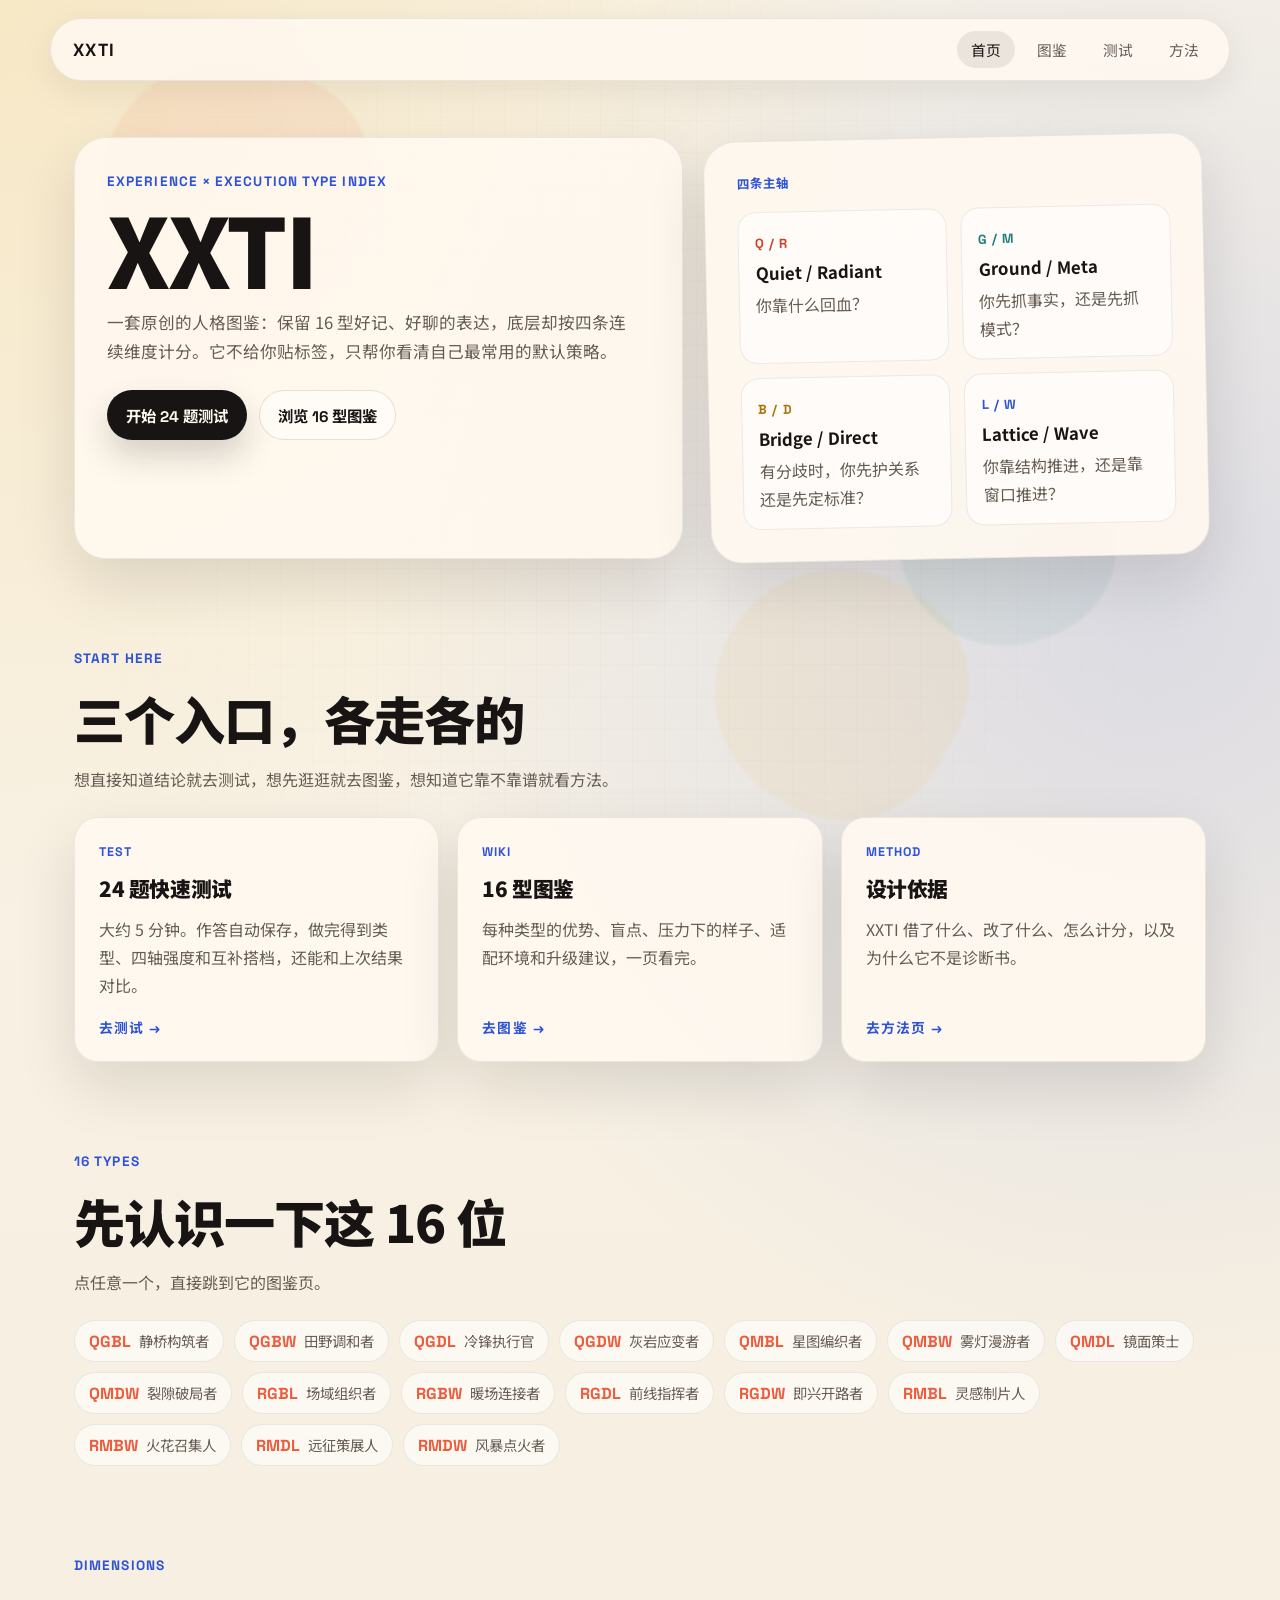
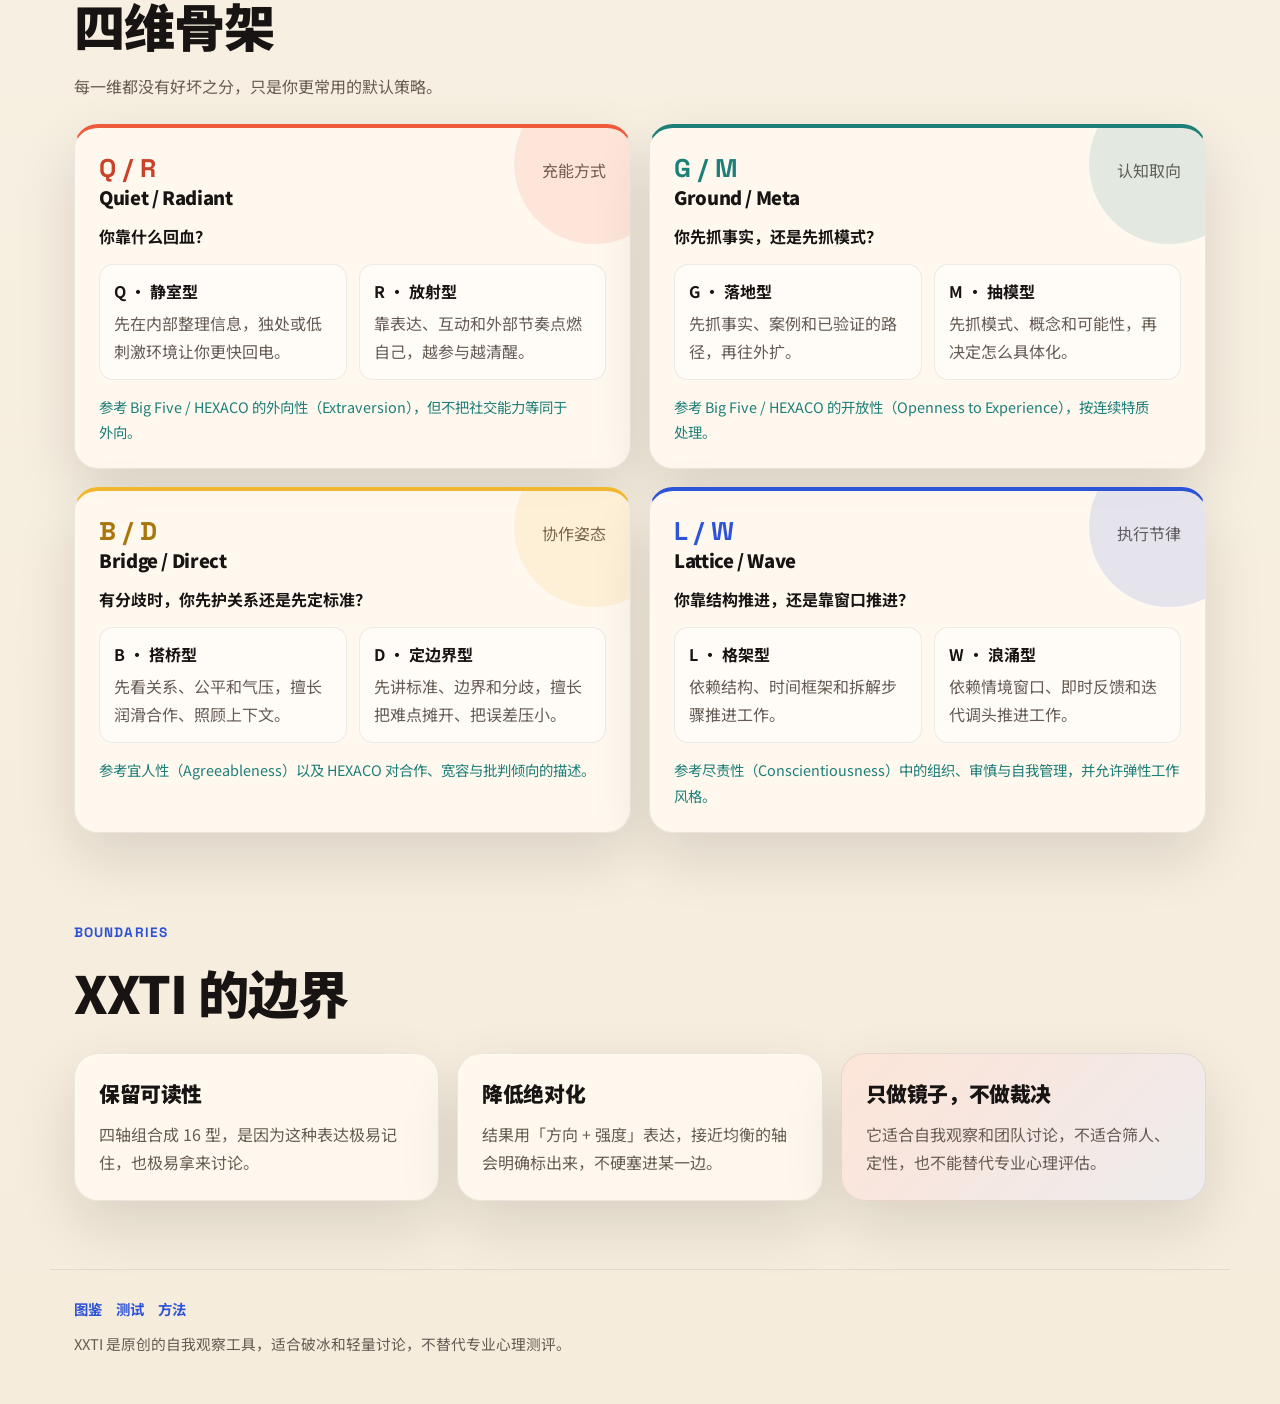
<file: index.html>
<!DOCTYPE html>
<html lang="zh-CN">
<head>
  <meta charset="UTF-8">
  <meta name="viewport" content="width=device-width, initial-scale=1.0">
  <title>XXTI | 首页</title>
  <meta name="description" content="XXTI：原创的 16 型人格图鉴，四条连续维度计分，24 题快速测试。">
  <link rel="preconnect" href="https://fonts.googleapis.com">
  <link rel="preconnect" href="https://fonts.gstatic.com" crossorigin>
  <link href="https://fonts.googleapis.com/css2?family=Space+Grotesk:wght@400;500;700&family=Noto+Sans+SC:wght@400;500;700;900&display=swap" rel="stylesheet">
  <link rel="stylesheet" href="styles.css">
</head>
<body data-page="home">
  <main>
    <section class="hero section">
      <div class="hero-copy">
        <p class="eyebrow">eXperience × eXecution Type Index</p>
        <h1>XXTI</h1>
        <p class="lead">一套原创的人格图鉴：保留 16 型好记、好聊的表达，底层却按四条连续维度计分。它不给你贴标签，只帮你看清自己最常用的默认策略。</p>
        <div class="actions">
          <a class="button button-solid" href="quiz.html">开始 24 题测试</a>
          <a class="button button-ghost" href="wiki.html">浏览 16 型图鉴</a>
        </div>
      </div>
      <div class="hero-panel">
        <p class="panel-label">四条主轴</p>
        <div class="axis-preview" id="axis-preview"></div>
      </div>
    </section>

    <section class="section">
      <div class="section-heading">
        <p class="eyebrow">Start here</p>
        <h2>三个入口，各走各的</h2>
        <p>想直接知道结论就去测试，想先逛逛就去图鉴，想知道它靠不靠谱就看方法。</p>
      </div>
      <div class="grid-3">
        <article class="portal-card">
          <p class="panel-label">Test</p>
          <h3>24 题快速测试</h3>
          <p>大约 5 分钟。作答自动保存，做完得到类型、四轴强度和互补搭档，还能和上次结果对比。</p>
          <a class="text-link" href="quiz.html">去测试</a>
        </article>
        <article class="portal-card">
          <p class="panel-label">Wiki</p>
          <h3>16 型图鉴</h3>
          <p>每种类型的优势、盲点、压力下的样子、适配环境和升级建议，一页看完。</p>
          <a class="text-link" href="wiki.html">去图鉴</a>
        </article>
        <article class="portal-card">
          <p class="panel-label">Method</p>
          <h3>设计依据</h3>
          <p>XXTI 借了什么、改了什么、怎么计分，以及为什么它不是诊断书。</p>
          <a class="text-link" href="method.html">去方法页</a>
        </article>
      </div>
    </section>

    <section class="section">
      <div class="section-heading">
        <p class="eyebrow">16 Types</p>
        <h2>先认识一下这 16 位</h2>
        <p>点任意一个，直接跳到它的图鉴页。</p>
      </div>
      <div class="type-strip" id="type-strip"></div>
    </section>

    <section class="section">
      <div class="section-heading">
        <p class="eyebrow">Dimensions</p>
        <h2>四维骨架</h2>
        <p>每一维都没有好坏之分，只是你更常用的默认策略。</p>
      </div>
      <div class="grid-2 dimension-grid" id="dimension-grid"></div>
    </section>

    <section class="section">
      <div class="section-heading">
        <p class="eyebrow">Boundaries</p>
        <h2>XXTI 的边界</h2>
      </div>
      <div class="grid-3">
        <article class="story-card">
          <h3>保留可读性</h3>
          <p>四轴组合成 16 型，是因为这种表达极易记住，也极易拿来讨论。</p>
        </article>
        <article class="story-card">
          <h3>降低绝对化</h3>
          <p>结果用「方向 + 强度」表达，接近均衡的轴会明确标出来，不硬塞进某一边。</p>
        </article>
        <article class="story-card accent">
          <h3>只做镜子，不做裁决</h3>
          <p>它适合自我观察和团队讨论，不适合筛人、定性，也不能替代专业心理评估。</p>
        </article>
      </div>
    </section>
  </main>

  <script src="https://cdn.jsdelivr.net/npm/gsap@3.13.0/dist/gsap.min.js" defer></script>
  <script src="js/data.js" defer></script>
  <script src="js/core.js" defer></script>
  <script src="js/dom.js" defer></script>
  <script src="js/layout.js" defer></script>
  <script src="js/motion.js" defer></script>
  <script src="js/pages.js" defer></script>
</body>
</html>
</file>
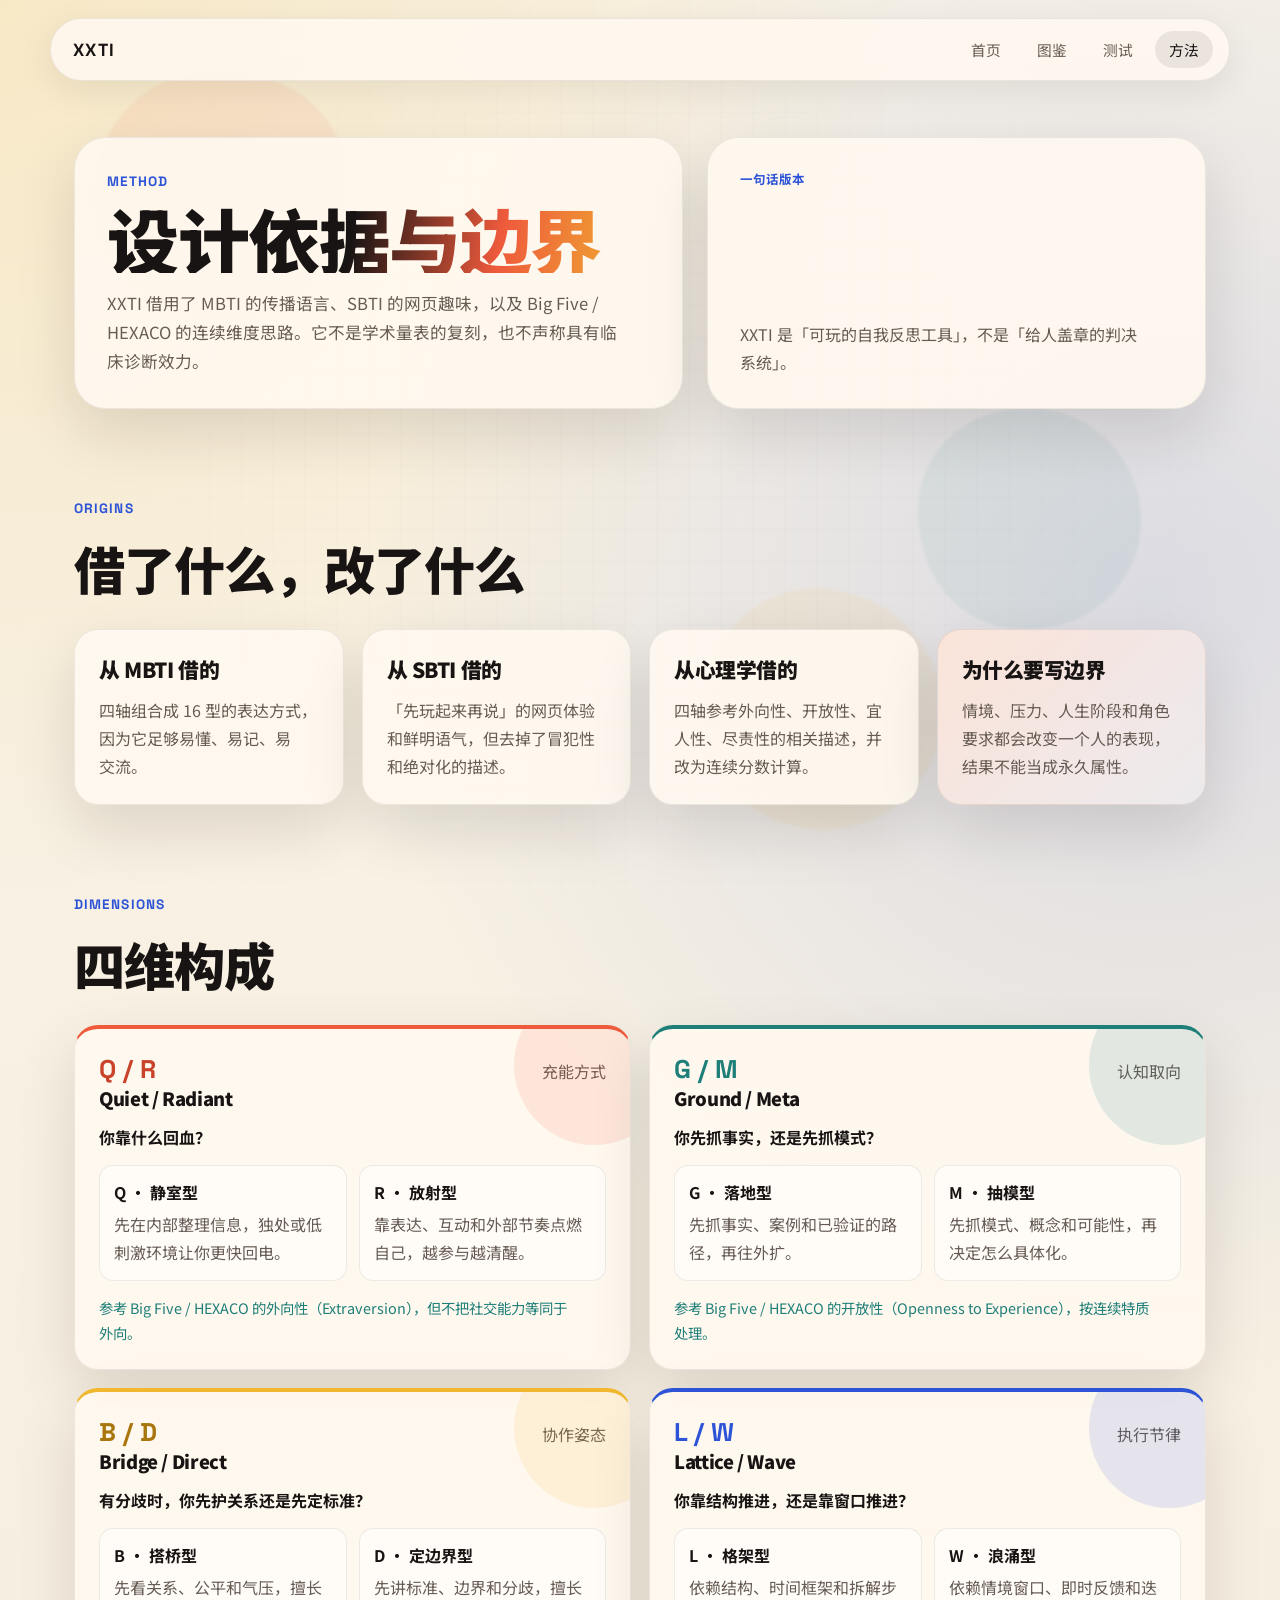
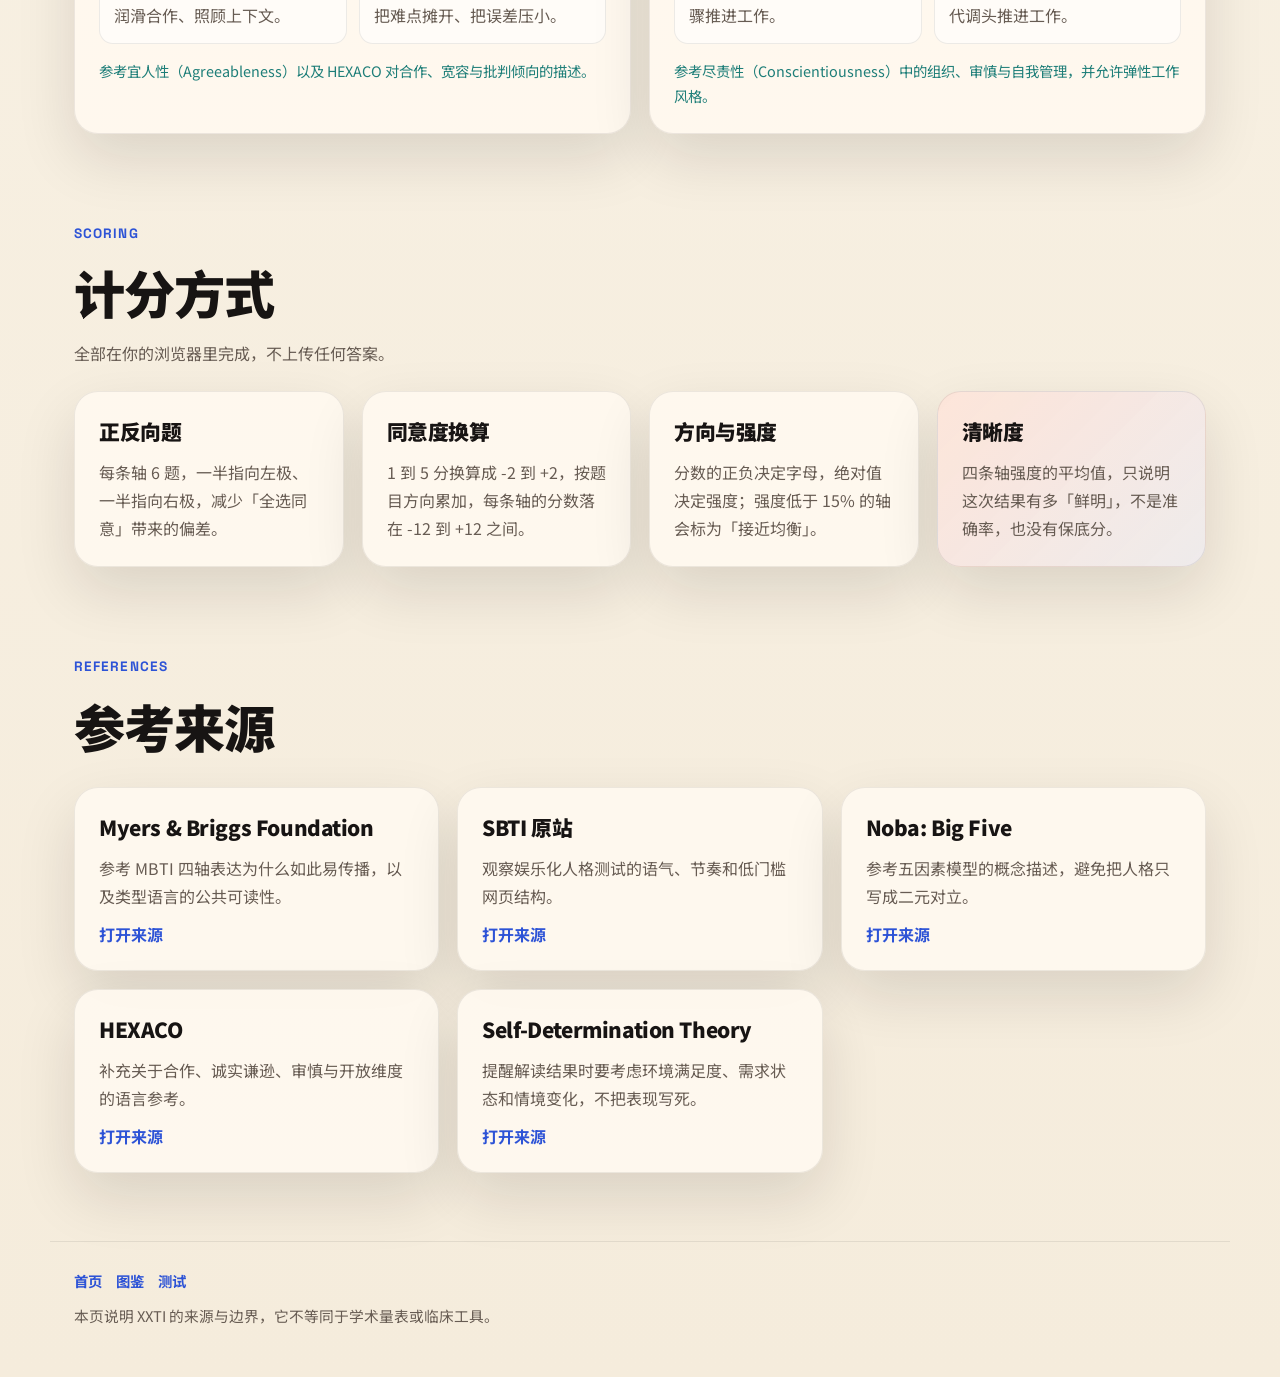
<file: method.html>
<!DOCTYPE html>
<html lang="zh-CN">
<head>
  <meta charset="UTF-8">
  <meta name="viewport" content="width=device-width, initial-scale=1.0">
  <title>XXTI | 方法</title>
  <meta name="description" content="XXTI 方法页：设计依据、四维构成、计分方式、参考来源与使用边界。">
  <link rel="preconnect" href="https://fonts.googleapis.com">
  <link rel="preconnect" href="https://fonts.gstatic.com" crossorigin>
  <link href="https://fonts.googleapis.com/css2?family=Space+Grotesk:wght@400;500;700&family=Noto+Sans+SC:wght@400;500;700;900&display=swap" rel="stylesheet">
  <link rel="stylesheet" href="styles.css">
</head>
<body data-page="method">
  <main>
    <section class="page-hero section">
      <div class="copy-stack">
        <p class="eyebrow">Method</p>
        <h1 class="page-title">设计依据与边界</h1>
        <p class="lead">XXTI 借用了 MBTI 的传播语言、SBTI 的网页趣味，以及 Big Five / HEXACO 的连续维度思路。它不是学术量表的复刻，也不声称具有临床诊断效力。</p>
      </div>
      <div class="note-card">
        <p class="panel-label">一句话版本</p>
        <p>XXTI 是「可玩的自我反思工具」，不是「给人盖章的判决系统」。</p>
      </div>
    </section>

    <section class="section">
      <div class="section-heading">
        <p class="eyebrow">Origins</p>
        <h2>借了什么，改了什么</h2>
      </div>
      <div class="grid-4">
        <article class="story-card">
          <h3>从 MBTI 借的</h3>
          <p>四轴组合成 16 型的表达方式，因为它足够易懂、易记、易交流。</p>
        </article>
        <article class="story-card">
          <h3>从 SBTI 借的</h3>
          <p>「先玩起来再说」的网页体验和鲜明语气，但去掉了冒犯性和绝对化的描述。</p>
        </article>
        <article class="story-card">
          <h3>从心理学借的</h3>
          <p>四轴参考外向性、开放性、宜人性、尽责性的相关描述，并改为连续分数计算。</p>
        </article>
        <article class="story-card accent">
          <h3>为什么要写边界</h3>
          <p>情境、压力、人生阶段和角色要求都会改变一个人的表现，结果不能当成永久属性。</p>
        </article>
      </div>
    </section>

    <section class="section">
      <div class="section-heading">
        <p class="eyebrow">Dimensions</p>
        <h2>四维构成</h2>
      </div>
      <div class="grid-2 dimension-grid" id="dimension-grid"></div>
    </section>

    <section class="section">
      <div class="section-heading">
        <p class="eyebrow">Scoring</p>
        <h2>计分方式</h2>
        <p>全部在你的浏览器里完成，不上传任何答案。</p>
      </div>
      <div class="grid-4">
        <article class="story-card">
          <h3>正反向题</h3>
          <p>每条轴 6 题，一半指向左极、一半指向右极，减少「全选同意」带来的偏差。</p>
        </article>
        <article class="story-card">
          <h3>同意度换算</h3>
          <p>1 到 5 分换算成 -2 到 +2，按题目方向累加，每条轴的分数落在 -12 到 +12 之间。</p>
        </article>
        <article class="story-card">
          <h3>方向与强度</h3>
          <p>分数的正负决定字母，绝对值决定强度；强度低于 15% 的轴会标为「接近均衡」。</p>
        </article>
        <article class="story-card accent">
          <h3>清晰度</h3>
          <p>四条轴强度的平均值，只说明这次结果有多「鲜明」，不是准确率，也没有保底分。</p>
        </article>
      </div>
    </section>

    <section class="section">
      <div class="section-heading">
        <p class="eyebrow">References</p>
        <h2>参考来源</h2>
      </div>
      <div class="grid-3">
        <article class="method-card">
          <h3>Myers &amp; Briggs Foundation</h3>
          <p>参考 MBTI 四轴表达为什么如此易传播，以及类型语言的公共可读性。</p>
          <a href="https://www.myersbriggs.org/" target="_blank" rel="noreferrer">打开来源</a>
        </article>
        <article class="method-card">
          <h3>SBTI 原站</h3>
          <p>观察娱乐化人格测试的语气、节奏和低门槛网页结构。</p>
          <a href="https://sbti.fancc.de5.net/" target="_blank" rel="noreferrer">打开来源</a>
        </article>
        <article class="method-card">
          <h3>Noba: Big Five</h3>
          <p>参考五因素模型的概念描述，避免把人格只写成二元对立。</p>
          <a href="https://nobaproject.com/textbooks/new-textbook-d9655c88-93c5-4563-a828-36f761cd14c4/vocabulary" target="_blank" rel="noreferrer">打开来源</a>
        </article>
        <article class="method-card">
          <h3>HEXACO</h3>
          <p>补充关于合作、诚实谦逊、审慎与开放维度的语言参考。</p>
          <a href="https://hexaco.org/scaledescriptions%26lang%3Den" target="_blank" rel="noreferrer">打开来源</a>
        </article>
        <article class="method-card">
          <h3>Self-Determination Theory</h3>
          <p>提醒解读结果时要考虑环境满足度、需求状态和情境变化，不把表现写死。</p>
          <a href="https://selfdeterminationtheory.org/research/basic-psychological-needs/" target="_blank" rel="noreferrer">打开来源</a>
        </article>
      </div>
    </section>
  </main>

  <script src="https://cdn.jsdelivr.net/npm/gsap@3.13.0/dist/gsap.min.js" defer></script>
  <script src="js/data.js" defer></script>
  <script src="js/core.js" defer></script>
  <script src="js/dom.js" defer></script>
  <script src="js/layout.js" defer></script>
  <script src="js/motion.js" defer></script>
  <script src="js/pages.js" defer></script>
</body>
</html>
</file>
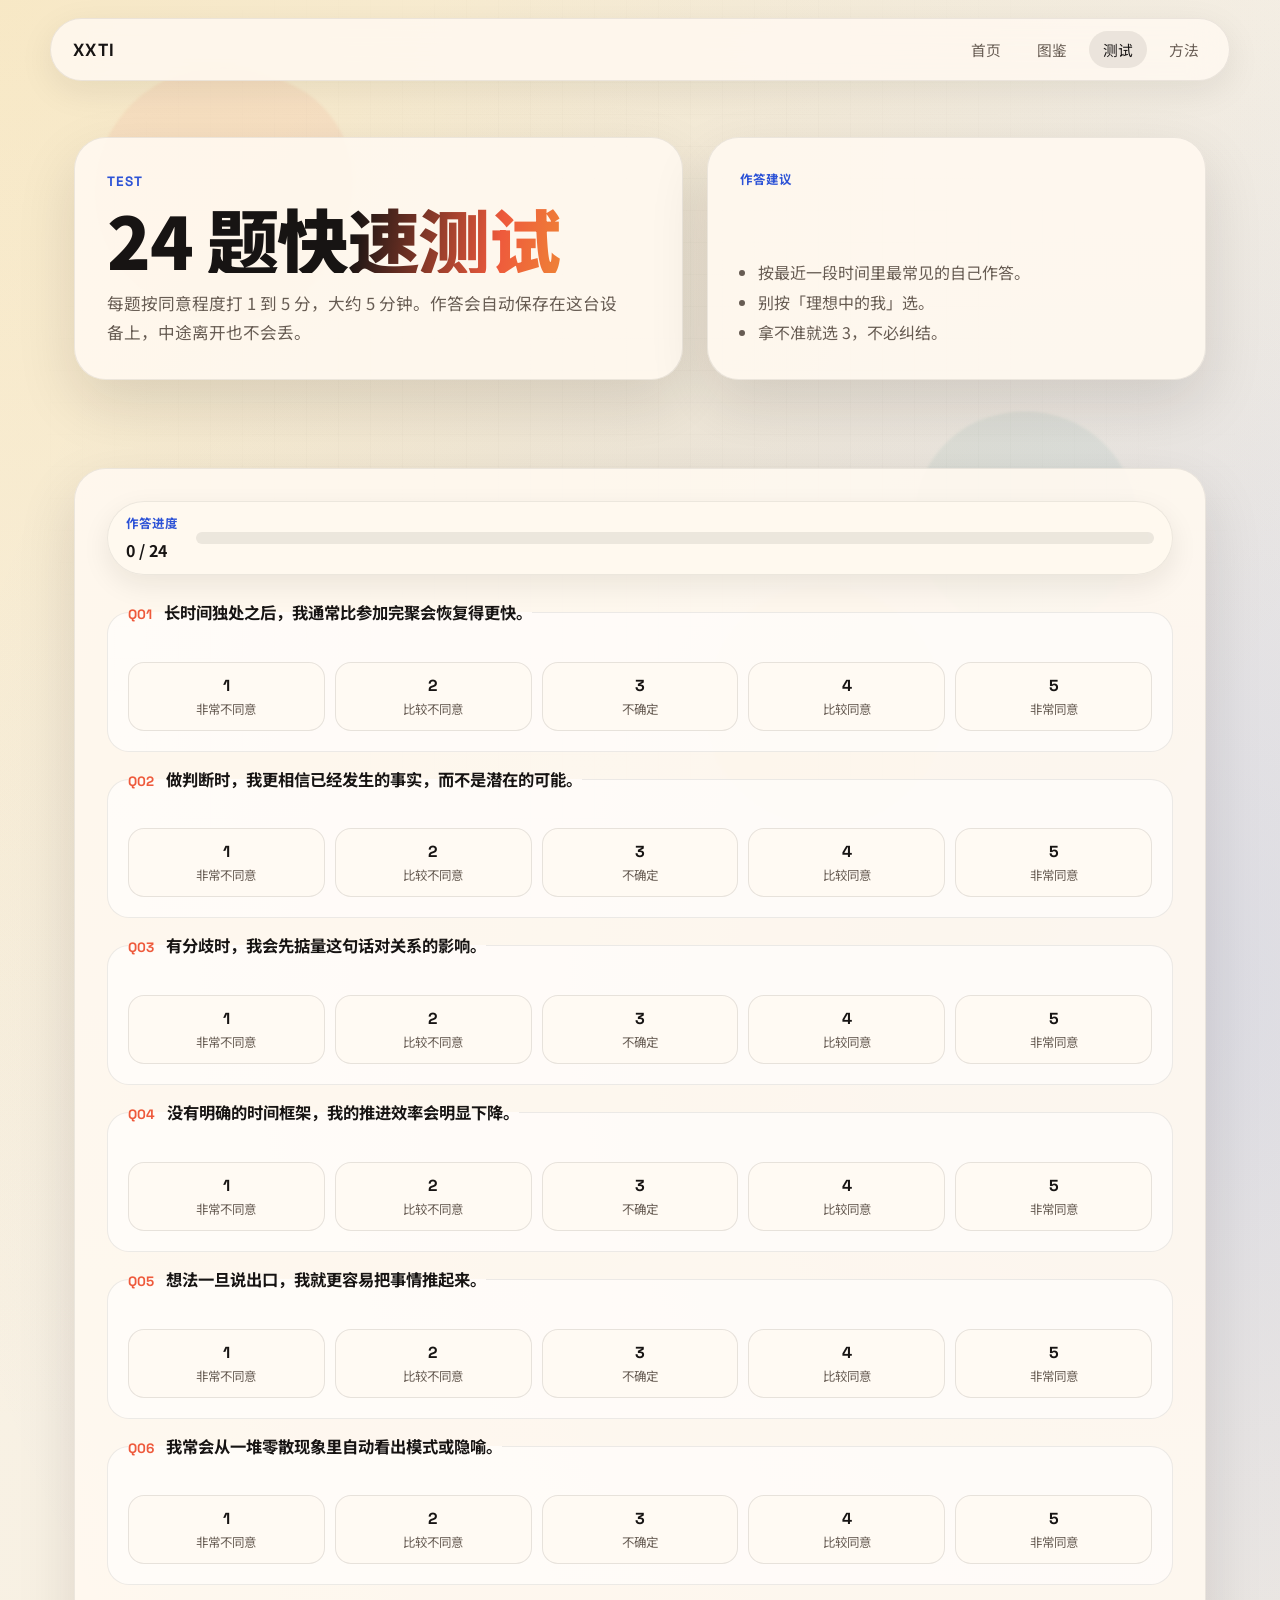
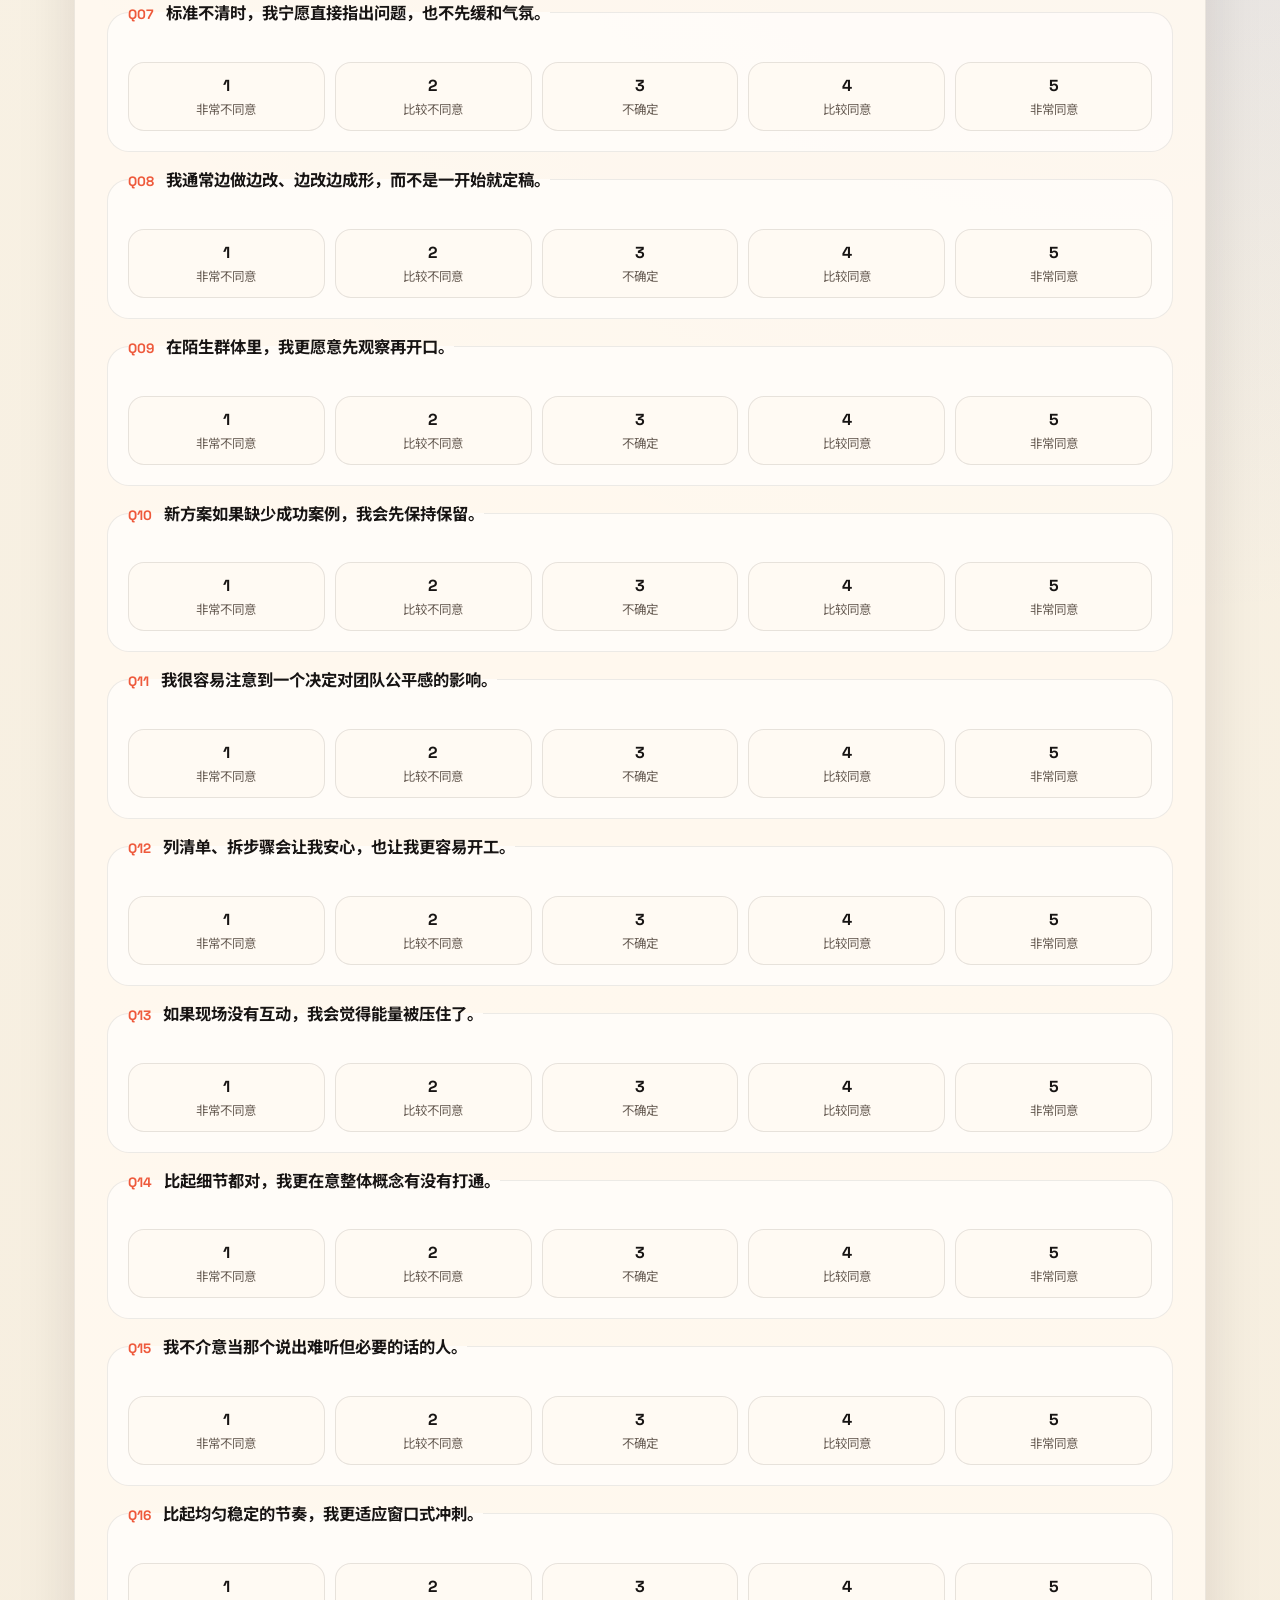
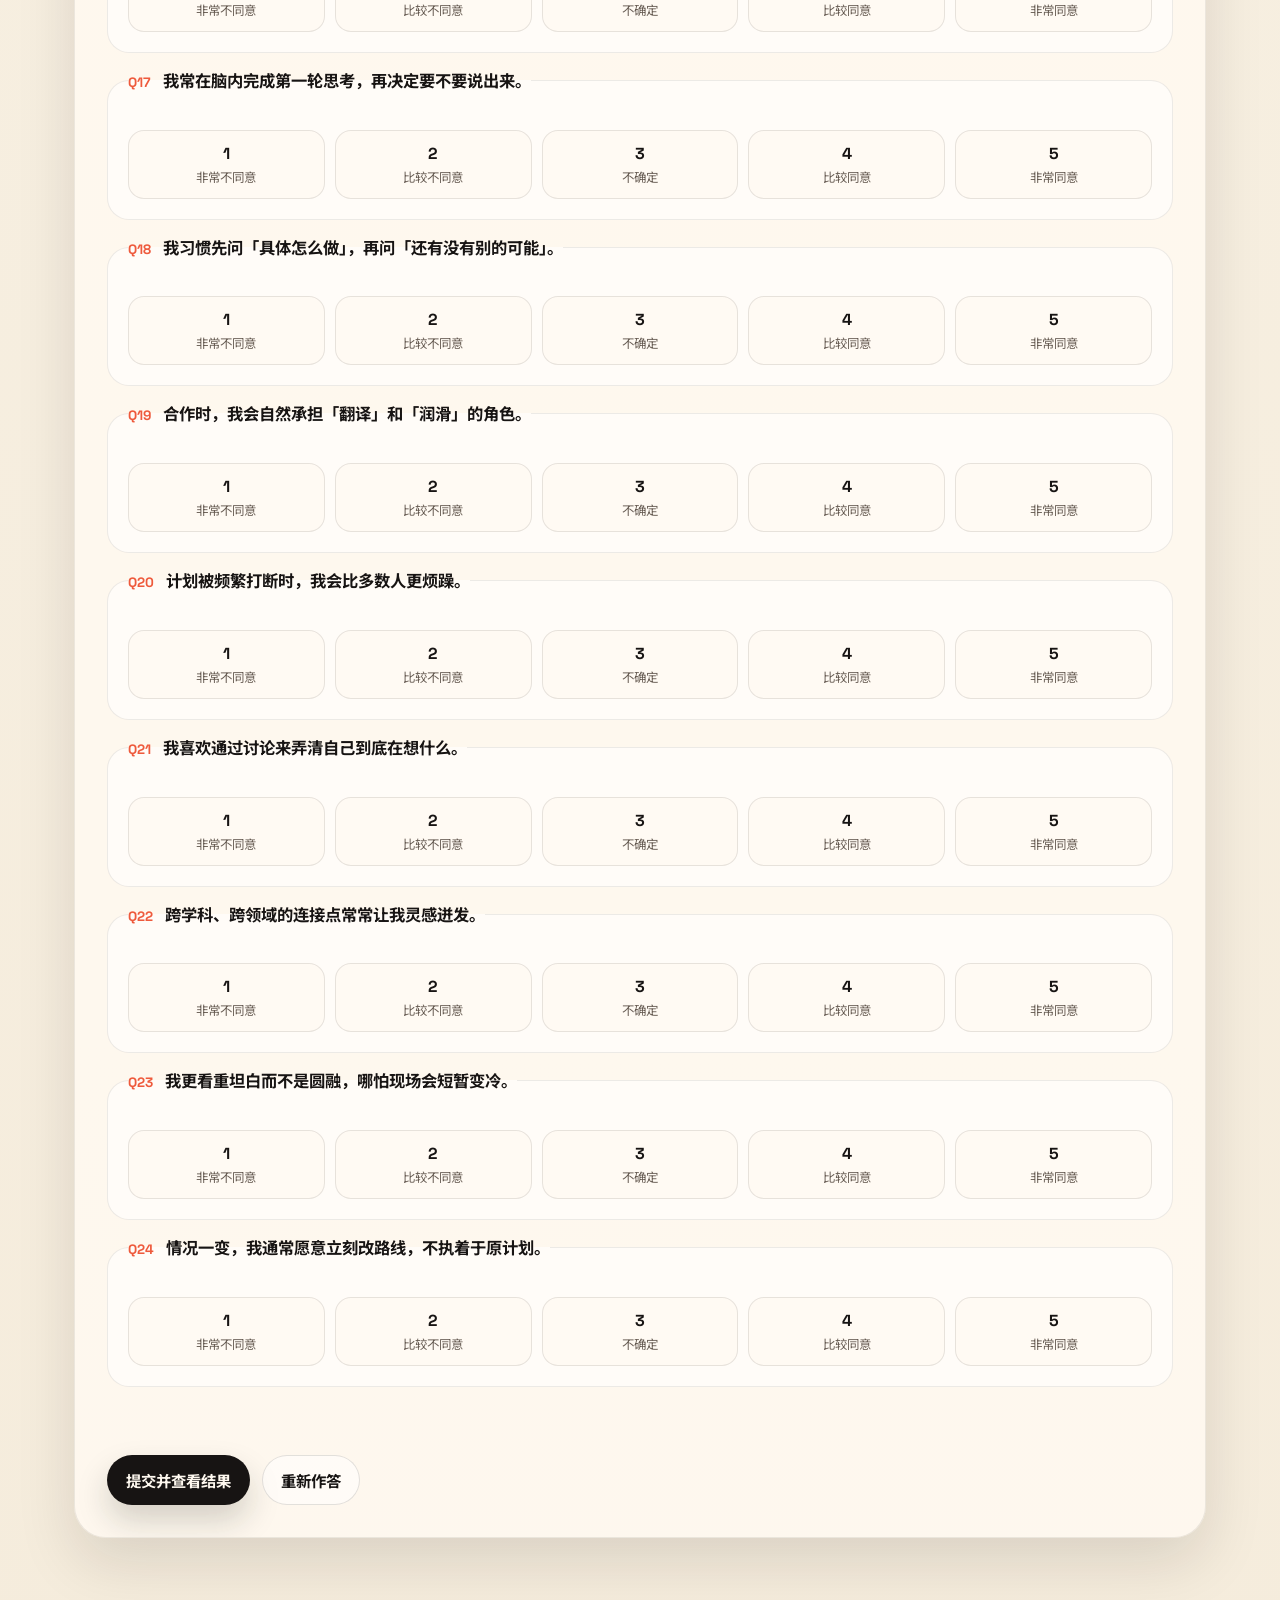
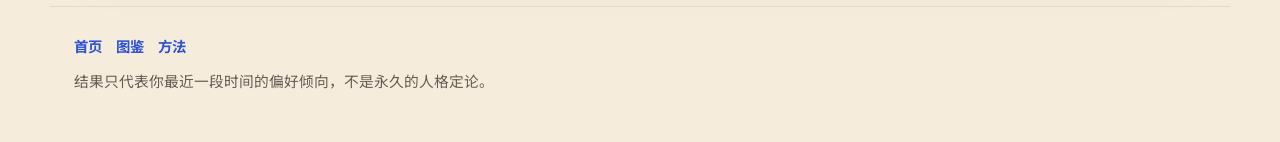
<file: quiz.html>
<!DOCTYPE html>
<html lang="zh-CN">
<head>
  <meta charset="UTF-8">
  <meta name="viewport" content="width=device-width, initial-scale=1.0">
  <title>XXTI | 测试</title>
  <meta name="description" content="XXTI 24 题测试：得到你的类型、四轴偏好强度、互补搭档与对应图鉴。">
  <link rel="preconnect" href="https://fonts.googleapis.com">
  <link rel="preconnect" href="https://fonts.gstatic.com" crossorigin>
  <link href="https://fonts.googleapis.com/css2?family=Space+Grotesk:wght@400;500;700&family=Noto+Sans+SC:wght@400;500;700;900&display=swap" rel="stylesheet">
  <link rel="stylesheet" href="styles.css">
</head>
<body data-page="quiz">
  <main>
    <section class="page-hero section">
      <div class="copy-stack">
        <p class="eyebrow">Test</p>
        <h1 class="page-title">24 题快速测试</h1>
        <p class="lead">每题按同意程度打 1 到 5 分，大约 5 分钟。作答会自动保存在这台设备上，中途离开也不会丢。</p>
      </div>
      <div class="note-card">
        <p class="panel-label">作答建议</p>
        <ul class="quick-steps">
          <li>按最近一段时间里最常见的自己作答。</li>
          <li>别按「理想中的我」选。</li>
          <li>拿不准就选 3，不必纠结。</li>
        </ul>
      </div>
    </section>

    <section class="section">
      <div class="test-shell">
        <div class="test-topbar">
          <div>
            <p class="panel-label">作答进度</p>
            <strong id="progress-text">0 / 24</strong>
          </div>
          <div class="progress-track" id="progress-track" role="progressbar" aria-label="作答进度" aria-valuemin="0" aria-valuemax="24" aria-valuenow="0">
            <span></span>
          </div>
        </div>

        <form id="quiz-form" class="question-list"></form>

        <p class="quiz-status" id="quiz-status" aria-live="polite"></p>
        <div class="actions">
          <button class="button button-solid" type="button" id="submit-quiz">提交并查看结果</button>
          <button class="button button-ghost" type="button" id="reset-quiz">重新作答</button>
        </div>

        <section class="result-panel" id="result-panel" hidden tabindex="-1" aria-live="polite">
          <div class="result-head">
            <div>
              <p class="panel-label">你的 XXTI</p>
              <h2><code id="result-code">----</code></h2>
            </div>
            <div class="result-clarity">
              <span>结果清晰度</span>
              <strong id="result-clarity">--</strong>
            </div>
          </div>
          <p class="result-name" id="result-name"></p>
          <p class="result-summary" id="result-summary"></p>
          <div class="axis-score-list" id="axis-score-list"></div>
          <div class="result-columns" id="result-columns"></div>
          <div class="result-partner" id="result-partner"></div>
          <div class="result-compare" id="result-compare" hidden></div>
          <div class="actions">
            <button class="button button-solid" type="button" id="share-result">分享结果</button>
            <button class="button button-ghost" type="button" id="copy-link">复制结果链接</button>
            <a class="button button-ghost" id="result-wiki-link" href="wiki.html">查看这个类型的图鉴</a>
          </div>
          <p class="result-note">清晰度是四条轴偏好强度的平均值：越低，说明你在更多轴上接近均衡，它不是准确率。这份结果不是心理诊断，也不是职业定论，而是一个可以拿来讨论的起点。</p>
        </section>

        <section class="history-panel" id="history-panel" hidden>
          <div class="history-head">
            <div>
              <p class="panel-label">本机记录</p>
              <h3>历史结果</h3>
            </div>
            <button class="button button-ghost button-small" type="button" id="clear-history">清空记录</button>
          </div>
          <ol class="history-list" id="history-list"></ol>
          <p class="result-note">记录只保存在这台设备的浏览器里，不会上传。点任意一条可以重新打开那次结果。</p>
        </section>
      </div>
    </section>
  </main>

  <script src="https://cdn.jsdelivr.net/npm/gsap@3.13.0/dist/gsap.min.js" defer></script>
  <script src="js/data.js" defer></script>
  <script src="js/core.js" defer></script>
  <script src="js/dom.js" defer></script>
  <script src="js/layout.js" defer></script>
  <script src="js/motion.js" defer></script>
  <script src="js/pages.js" defer></script>
</body>
</html>
</file>
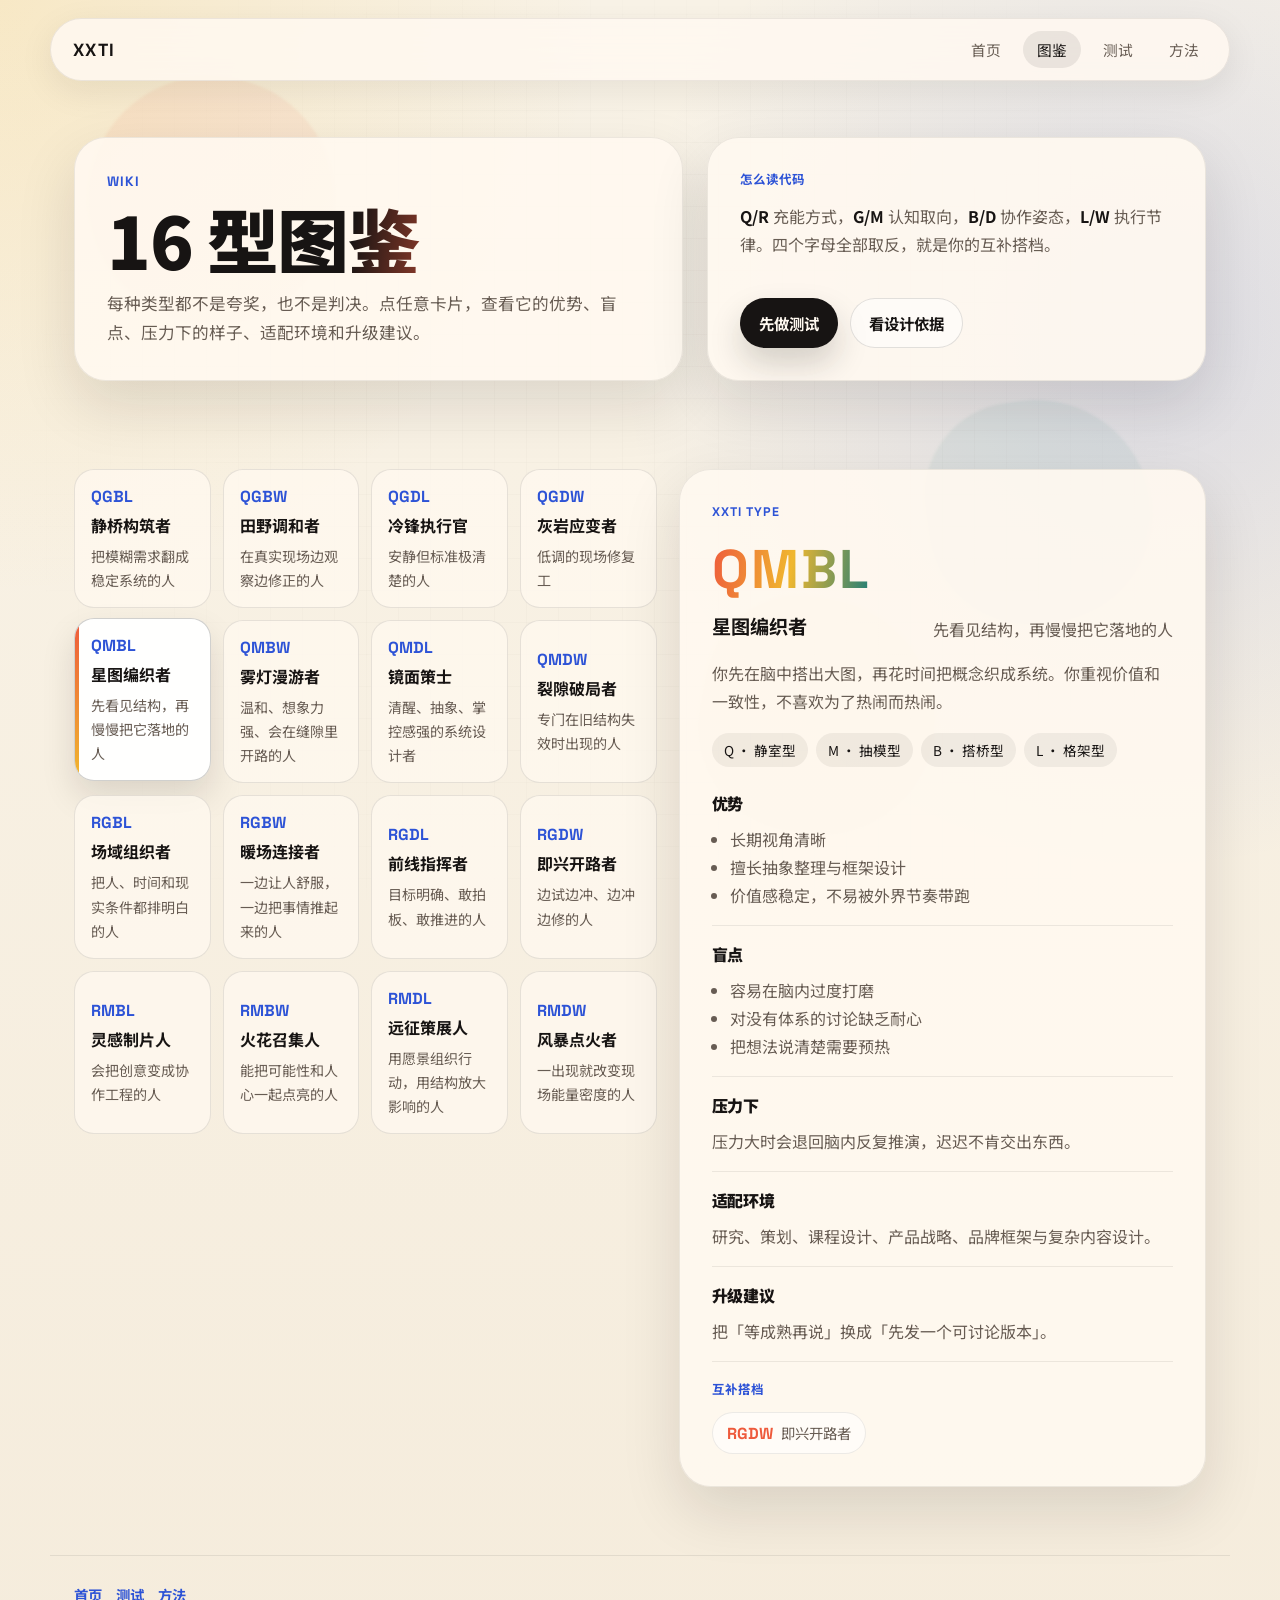
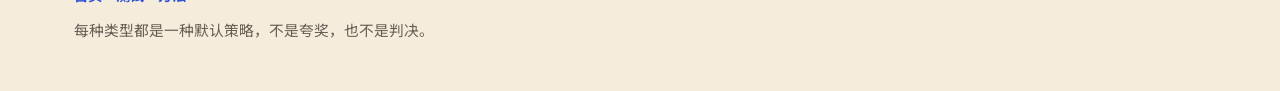
<file: wiki.html>
<!DOCTYPE html>
<html lang="zh-CN">
<head>
  <meta charset="UTF-8">
  <meta name="viewport" content="width=device-width, initial-scale=1.0">
  <title>XXTI | 图鉴</title>
  <meta name="description" content="XXTI 16 型图鉴：每种类型的优势、盲点、压力下表现、适配环境与升级建议。">
  <link rel="preconnect" href="https://fonts.googleapis.com">
  <link rel="preconnect" href="https://fonts.gstatic.com" crossorigin>
  <link href="https://fonts.googleapis.com/css2?family=Space+Grotesk:wght@400;500;700&family=Noto+Sans+SC:wght@400;500;700;900&display=swap" rel="stylesheet">
  <link rel="stylesheet" href="styles.css">
</head>
<body data-page="wiki">
  <main>
    <section class="page-hero section">
      <div class="copy-stack">
        <p class="eyebrow">Wiki</p>
        <h1 class="page-title">16 型图鉴</h1>
        <p class="lead">每种类型都不是夸奖，也不是判决。点任意卡片，查看它的优势、盲点、压力下的样子、适配环境和升级建议。</p>
      </div>
      <div class="note-card">
        <div>
          <p class="panel-label">怎么读代码</p>
          <p><strong>Q/R</strong> 充能方式，<strong>G/M</strong> 认知取向，<strong>B/D</strong> 协作姿态，<strong>L/W</strong> 执行节律。四个字母全部取反，就是你的互补搭档。</p>
        </div>
        <div class="actions">
          <a class="button button-solid" href="quiz.html">先做测试</a>
          <a class="button button-ghost" href="method.html">看设计依据</a>
        </div>
      </div>
    </section>

    <section class="section">
      <div class="atlas-layout">
        <div class="atlas-grid" id="atlas-grid"></div>
        <aside class="type-detail" id="type-detail" aria-live="polite"></aside>
      </div>
    </section>
  </main>

  <script src="https://cdn.jsdelivr.net/npm/gsap@3.13.0/dist/gsap.min.js" defer></script>
  <script src="js/data.js" defer></script>
  <script src="js/core.js" defer></script>
  <script src="js/dom.js" defer></script>
  <script src="js/layout.js" defer></script>
  <script src="js/motion.js" defer></script>
  <script src="js/pages.js" defer></script>
</body>
</html>
</file>
<file: styles.css>
/* XXTI 样式：1 变量 · 2 基础 · 3 布局 · 4 组件 · 5 页面 · 6 响应式与动态偏好 */

/* 1. 变量 */
:root {
  --paper: #f7f0e3;
  --paper-strong: #fff9f0;
  --surface: rgba(255, 249, 240, 0.9);
  --surface-soft: rgba(255, 255, 255, 0.58);
  --ink: #171413;
  --muted: #675c53;
  --line: rgba(23, 20, 19, 0.08);
  --line-strong: rgba(23, 20, 19, 0.2);
  --axis-1: #ee5a3c;
  --axis-1-ink: #c8432a;
  --axis-2: #1e7e78;
  --axis-2-ink: #1e7e78;
  --axis-3: #f0b72f;
  --axis-3-ink: #a8760c;
  --axis-4: #2d53d6;
  --axis-4-ink: #2d53d6;
  --accent: var(--axis-1);
  --link: var(--axis-4);
  --shadow: 0 24px 60px rgba(23, 20, 19, 0.12);
  --shadow-hover: 0 28px 70px rgba(23, 20, 19, 0.16);
  --radius-xl: 32px;
  --radius-lg: 24px;
  --radius-md: 18px;
  --radius-sm: 14px;
  --font-display: 'Space Grotesk', 'Noto Sans SC', sans-serif;
  --font-body: 'Noto Sans SC', sans-serif;
  --content: 1180px;
  --header-offset: 100px;
}

/* 2. 基础 */
*,
*::before,
*::after {
  box-sizing: border-box;
}

html {
  scroll-behavior: smooth;
  scroll-padding-top: var(--header-offset);
  scrollbar-color: rgba(23, 20, 19, 0.28) transparent;
}

body {
  margin: 0;
  min-height: 100vh;
  overflow-x: hidden;
  font-family: var(--font-body);
  color: var(--ink);
  background:
    radial-gradient(circle at top left, rgba(240, 183, 47, 0.18), transparent 28%),
    radial-gradient(circle at 90% 20%, rgba(45, 83, 214, 0.14), transparent 30%),
    linear-gradient(180deg, #f9f3e7 0%, #f5ecdc 100%);
}

body * {
  min-width: 0;
}

::selection {
  background: rgba(238, 90, 60, 0.22);
  color: var(--ink);
}

a {
  color: inherit;
}

h1,
h2,
h3,
h4 {
  margin: 0;
  font-weight: 900;
  letter-spacing: -0.02em;
  text-wrap: balance;
}

h1 {
  font-size: clamp(3.4rem, 8vw, 6rem);
  line-height: 0.92;
  background: linear-gradient(100deg, var(--ink) 0%, var(--ink) 45%, var(--axis-1) 72%, var(--axis-3) 100%);
  -webkit-background-clip: text;
  background-clip: text;
  color: transparent;
}

h2 {
  font-size: clamp(2rem, 4vw, 3.2rem);
  margin-bottom: 10px;
}

h3 {
  font-size: 1.3rem;
  margin-bottom: 12px;
}

h4 {
  font-size: 1rem;
  margin-bottom: 10px;
}

p {
  margin: 0;
  color: var(--muted);
  line-height: 1.75;
  text-wrap: pretty;
}

ul {
  margin: 0;
  padding-left: 18px;
  color: var(--muted);
  line-height: 1.75;
}

code {
  font-family: var(--font-display);
  font-weight: 700;
}

:focus-visible {
  outline: 3px solid rgba(45, 83, 214, 0.6);
  outline-offset: 3px;
}

[hidden] {
  display: none !important;
}

/* 背景层 */
.backdrop {
  position: fixed;
  inset: 0;
  pointer-events: none;
  background-image:
    linear-gradient(rgba(23, 20, 19, 0.04) 1px, transparent 1px),
    linear-gradient(90deg, rgba(23, 20, 19, 0.04) 1px, transparent 1px);
  background-size: 32px 32px;
  -webkit-mask-image: radial-gradient(circle at center, black 40%, transparent 92%);
  mask-image: radial-gradient(circle at center, black 40%, transparent 92%);
  opacity: 0.45;
}

.motion-field {
  position: fixed;
  inset: 0;
  overflow: hidden;
  pointer-events: none;
}

.motion-orb {
  position: absolute;
  width: clamp(120px, 18vw, 240px);
  aspect-ratio: 1;
  border-radius: 38% 62% 55% 45%;
  filter: blur(1px);
  opacity: 0.34;
  mix-blend-mode: multiply;
}

.motion-orb-one { top: 12%; left: 5%; background: rgba(238, 90, 60, 0.22); }
.motion-orb-two { top: 42%; right: 8%; background: rgba(30, 126, 120, 0.2); }
.motion-orb-three { right: 28%; bottom: 6%; background: rgba(240, 183, 47, 0.24); }

/* 3. 布局 */
.site-header {
  position: sticky;
  top: 0;
  z-index: 10;
  padding: 18px 24px 0;
}

.nav {
  max-width: var(--content);
  margin: 0 auto;
  padding: 12px 16px;
  display: flex;
  align-items: center;
  justify-content: space-between;
  gap: 20px;
  background: rgba(255, 249, 240, 0.86);
  border: 1px solid var(--line);
  border-radius: 999px;
  -webkit-backdrop-filter: blur(18px);
  backdrop-filter: blur(18px);
  box-shadow: 0 10px 35px rgba(23, 20, 19, 0.08);
}

.brand {
  position: relative;
  padding: 4px 6px;
  font-family: var(--font-display);
  font-size: 1.1rem;
  font-weight: 700;
  letter-spacing: 0.08em;
  text-decoration: none;
}

.nav-links {
  display: flex;
  gap: 8px;
  flex-wrap: wrap;
}

.nav-links a {
  padding: 8px 14px;
  border-radius: 999px;
  font-family: var(--font-display);
  font-size: 0.92rem;
  color: var(--muted);
  text-decoration: none;
  transition: background 160ms ease, color 160ms ease;
}

.nav-links a:hover,
.nav-links a.is-current {
  color: var(--ink);
  background: rgba(23, 20, 19, 0.08);
}

main,
.site-footer {
  position: relative;
  z-index: 1;
}

.section {
  max-width: var(--content);
  margin: 0 auto;
  padding: 44px 24px;
}

.hero,
.page-hero {
  display: grid;
  grid-template-columns: minmax(0, 1.1fr) minmax(300px, 0.9fr);
  gap: 24px;
  padding-top: 56px;
  align-items: stretch;
}

.section-heading {
  max-width: 68ch;
  margin-bottom: 24px;
}

.grid-2,
.grid-3,
.grid-4 {
  display: grid;
  gap: 18px;
}

.grid-2 { grid-template-columns: repeat(2, minmax(0, 1fr)); }
.grid-3 { grid-template-columns: repeat(3, minmax(0, 1fr)); }
.grid-4 { grid-template-columns: repeat(4, minmax(0, 1fr)); }

.site-footer {
  max-width: var(--content);
  margin: 24px auto 0;
  padding: 28px 24px 48px;
  border-top: 1px solid var(--line);
}

.footer-links {
  display: flex;
  gap: 14px;
  flex-wrap: wrap;
  margin-bottom: 12px;
}

.footer-links a {
  font-family: var(--font-display);
  font-size: 0.9rem;
  font-weight: 700;
  color: var(--link);
  text-decoration: none;
}

.site-footer p {
  font-size: 0.92rem;
}

/* 4. 组件 */
.hero-copy,
.hero-panel,
.copy-stack,
.note-card,
.story-card,
.portal-card,
.dimension-card,
.method-card,
.type-detail,
.test-shell {
  position: relative;
  overflow: hidden;
  background: var(--surface);
  border: 1px solid var(--line);
  border-radius: var(--radius-lg);
  box-shadow: var(--shadow);
  padding: 24px;
}

.hero-copy,
.copy-stack,
.note-card,
.hero-panel,
.type-detail,
.test-shell {
  border-radius: var(--radius-xl);
  padding: 32px;
}

.portal-card,
.story-card,
.dimension-card,
.method-card,
.note-card {
  transition: border-color 180ms ease, box-shadow 180ms ease, transform 180ms ease;
}

.portal-card:hover,
.story-card:hover,
.dimension-card:hover,
.method-card:hover {
  border-color: var(--line-strong);
  box-shadow: var(--shadow-hover);
  transform: translateY(-4px);
}

.note-card {
  display: flex;
  flex-direction: column;
  justify-content: space-between;
  gap: 16px;
}

.note-card strong {
  color: var(--ink);
}

.eyebrow,
.panel-label {
  margin: 0 0 10px;
  font-family: var(--font-display);
  font-weight: 700;
  letter-spacing: 0.08em;
  text-transform: uppercase;
  color: var(--link);
}

.eyebrow { font-size: 0.85rem; }
.panel-label { font-size: 0.78rem; }

.page-title {
  font-size: clamp(2.8rem, 6vw, 4.5rem);
  line-height: 0.96;
}

.lead {
  max-width: 58ch;
  margin-top: 16px;
  font-size: 1.04rem;
}

.actions {
  margin-top: 24px;
  display: flex;
  flex-wrap: wrap;
  gap: 12px;
}

.button {
  display: inline-flex;
  align-items: center;
  justify-content: center;
  gap: 8px;
  padding: 13px 18px;
  border-radius: 999px;
  border: 1px solid transparent;
  font-family: var(--font-display);
  font-size: 0.96rem;
  font-weight: 700;
  text-decoration: none;
  cursor: pointer;
  transition: transform 160ms ease, box-shadow 160ms ease, background 160ms ease, border-color 160ms ease;
}

.button:hover {
  transform: translateY(-2px);
}

.button-solid {
  background: var(--ink);
  color: var(--paper-strong);
  box-shadow: 0 16px 32px rgba(23, 20, 19, 0.18);
}

.button-solid:hover {
  box-shadow: 0 20px 40px rgba(23, 20, 19, 0.24);
}

.button-ghost {
  background: rgba(255, 255, 255, 0.5);
  color: var(--ink);
  border-color: rgba(23, 20, 19, 0.12);
}

.button-ghost:hover {
  background: rgba(255, 255, 255, 0.9);
  border-color: var(--line-strong);
}

.button-small {
  padding: 6px 14px;
  font-size: 0.85rem;
}

.text-link {
  display: inline-block;
  margin-top: 18px;
  font-family: var(--font-display);
  font-size: 0.86rem;
  font-weight: 700;
  letter-spacing: 0.08em;
  text-transform: uppercase;
  color: var(--link);
  text-decoration: none;
}

.text-link::after {
  content: ' →';
}

.tag {
  padding: 7px 12px;
  border-radius: 999px;
  background: rgba(23, 20, 19, 0.06);
  font-size: 0.85rem;
  color: var(--ink);
}

.type-chip {
  display: inline-flex;
  align-items: baseline;
  gap: 8px;
  padding: 9px 14px;
  border-radius: 999px;
  border: 1px solid var(--line);
  background: var(--surface-soft);
  text-decoration: none;
  transition: background 160ms ease, border-color 160ms ease, transform 160ms ease;
}

.type-chip:hover {
  background: rgba(255, 255, 255, 0.95);
  border-color: var(--line-strong);
  transform: translateY(-2px);
}

.type-chip code {
  color: var(--accent);
}

.type-chip span {
  font-size: 0.9rem;
  color: var(--muted);
}

/* 四轴配色：按子元素顺序对应 QR / GM / BD / LW */
.axis-preview > :nth-child(1), .dimension-grid > :nth-child(1), .axis-score-list > :nth-child(1) { --axis: var(--axis-1); --axis-ink: var(--axis-1-ink); }
.axis-preview > :nth-child(2), .dimension-grid > :nth-child(2), .axis-score-list > :nth-child(2) { --axis: var(--axis-2); --axis-ink: var(--axis-2-ink); }
.axis-preview > :nth-child(3), .dimension-grid > :nth-child(3), .axis-score-list > :nth-child(3) { --axis: var(--axis-3); --axis-ink: var(--axis-3-ink); }
.axis-preview > :nth-child(4), .dimension-grid > :nth-child(4), .axis-score-list > :nth-child(4) { --axis: var(--axis-4); --axis-ink: var(--axis-4-ink); }

.dimension-card {
  border-top: 4px solid var(--axis, var(--axis-2));
}

.dimension-card::after {
  content: '';
  position: absolute;
  width: 160px;
  height: 160px;
  right: -44px;
  top: -44px;
  border-radius: 50%;
  background: color-mix(in srgb, var(--axis, var(--axis-2)) 12%, transparent);
  pointer-events: none;
}

.axis-head {
  display: flex;
  align-items: baseline;
  justify-content: space-between;
  gap: 14px;
  margin-bottom: 12px;
}

.axis-code {
  font-family: var(--font-display);
  font-size: 1.6rem;
  font-weight: 700;
  color: var(--axis-ink, var(--ink));
}

.axis-card-title {
  font-size: 1.15rem;
  margin: 0;
}

.axis-question {
  margin-bottom: 14px;
  font-weight: 700;
  color: var(--ink);
}

.axis-poles {
  display: grid;
  grid-template-columns: repeat(2, minmax(0, 1fr));
  gap: 12px;
}

.axis-poles article {
  padding: 14px;
  border: 1px solid var(--line);
  border-radius: var(--radius-sm);
  background: var(--surface-soft);
}

.axis-poles strong {
  display: block;
  margin-bottom: 6px;
}

.axis-meta {
  margin-top: 14px;
  font-size: 0.9rem;
  color: var(--axis-2);
}

/* 5. 页面 */

/* 首页 */
.hero-panel {
  display: flex;
  flex-direction: column;
  gap: 6px;
  transform: rotate(-1.2deg);
}

.axis-preview {
  display: grid;
  grid-template-columns: repeat(2, minmax(0, 1fr));
  gap: 14px;
}

.axis-preview article {
  padding: 16px;
  border: 1px solid var(--line);
  border-radius: var(--radius-md);
  background: var(--surface-soft);
}

.axis-preview span {
  font-family: var(--font-display);
  font-size: 0.82rem;
  font-weight: 700;
  letter-spacing: 0.08em;
  color: var(--axis-ink, var(--accent));
}

.axis-preview strong {
  display: block;
  margin: 8px 0 6px;
  font-size: 1.05rem;
}

.portal-card {
  display: flex;
  flex-direction: column;
  min-height: 220px;
}

.portal-card .text-link {
  margin-top: auto;
  padding-top: 18px;
}

.story-card.accent {
  background:
    linear-gradient(135deg, rgba(238, 90, 60, 0.12), rgba(45, 83, 214, 0.08)),
    var(--surface);
}

.type-strip {
  display: flex;
  flex-wrap: wrap;
  gap: 10px;
}

/* 图鉴 */
.atlas-layout {
  display: grid;
  grid-template-columns: minmax(0, 1.05fr) minmax(320px, 0.95fr);
  gap: 22px;
  align-items: start;
}

.atlas-grid {
  display: grid;
  grid-template-columns: repeat(4, minmax(0, 1fr));
  gap: 12px;
}

.atlas-card {
  position: relative;
  overflow: hidden;
  width: 100%;
  padding: 16px;
  border: 1px solid rgba(23, 20, 19, 0.1);
  border-radius: 20px;
  background: rgba(255, 249, 240, 0.76);
  font: inherit;
  color: inherit;
  text-align: left;
  cursor: pointer;
  transition: transform 160ms ease, background 160ms ease, border-color 160ms ease, box-shadow 160ms ease;
}

.atlas-card::before {
  content: '';
  position: absolute;
  inset: 0 auto 0 0;
  width: 4px;
  background: linear-gradient(180deg, var(--axis-1), var(--axis-3));
  transform: scaleY(0);
  transform-origin: top;
  transition: transform 200ms ease;
}

.atlas-card:hover,
.atlas-card.is-active {
  transform: translateY(-2px);
  background: rgba(255, 255, 255, 0.96);
  border-color: var(--line-strong);
}

.atlas-card.is-active {
  box-shadow: 0 16px 34px rgba(23, 20, 19, 0.12);
}

.atlas-card:hover::before,
.atlas-card.is-active::before {
  transform: scaleY(1);
}

.atlas-card code {
  display: block;
  margin-bottom: 6px;
  color: var(--link);
}

.atlas-card strong {
  display: block;
  margin-bottom: 6px;
}

.atlas-card span {
  font-size: 0.88rem;
  line-height: 1.5;
  color: var(--muted);
}

.type-detail {
  position: sticky;
  top: var(--header-offset);
}

.type-detail-header {
  display: flex;
  align-items: end;
  justify-content: space-between;
  gap: 16px;
  margin-bottom: 16px;
}

.type-detail-header code,
#result-code {
  font-size: clamp(2.2rem, 6vw, 3.4rem);
  letter-spacing: 0.04em;
  background: linear-gradient(100deg, var(--axis-1), var(--axis-3) 50%, var(--axis-2));
  -webkit-background-clip: text;
  background-clip: text;
  color: transparent;
}

.type-detail-name,
.result-name {
  margin-top: 6px;
  font-size: 1.2rem;
  font-weight: 700;
  color: var(--ink);
}

.type-tags {
  display: flex;
  flex-wrap: wrap;
  gap: 8px;
  margin: 18px 0 8px;
}

.type-detail-grid {
  display: grid;
}

.type-detail-grid article {
  padding: 16px 0;
  border-bottom: 1px solid var(--line);
}

.type-partner,
.result-partner {
  margin-top: 18px;
}

/* 测试 */
.quick-steps {
  line-height: 1.85;
}

.test-shell {
  overflow: clip;
}

.test-topbar {
  position: sticky;
  top: var(--header-offset);
  z-index: 5;
  display: grid;
  grid-template-columns: auto minmax(0, 1fr);
  align-items: center;
  gap: 18px;
  margin-bottom: 24px;
  padding: 12px 18px;
  border: 1px solid var(--line);
  border-radius: 999px;
  background: rgba(255, 249, 240, 0.94);
  -webkit-backdrop-filter: blur(14px);
  backdrop-filter: blur(14px);
  box-shadow: 0 10px 28px rgba(23, 20, 19, 0.08);
}

.test-topbar .panel-label {
  margin-bottom: 2px;
}

.progress-track {
  height: 12px;
  border-radius: 999px;
  background: rgba(23, 20, 19, 0.08);
  overflow: hidden;
}

.progress-track span {
  display: block;
  height: 100%;
  border-radius: inherit;
  background: linear-gradient(90deg, var(--axis-1), var(--axis-3), var(--axis-2));
  transform: scaleX(var(--progress, 0));
  transform-origin: left center;
  transition: transform 220ms ease;
}

.question-list {
  display: grid;
  gap: 14px;
  margin: 0;
}

.question-card {
  margin: 0;
  padding: 20px;
  border: 1px solid var(--line);
  border-radius: 22px;
  background: var(--surface-soft);
  transition: border-color 180ms ease, background 180ms ease, box-shadow 180ms ease;
}

.question-card.is-answered {
  background: rgba(255, 255, 255, 0.85);
  border-color: rgba(30, 126, 120, 0.26);
  box-shadow: inset 4px 0 0 var(--axis-2);
}

.question-card.is-missing {
  border-color: rgba(238, 90, 60, 0.5);
  box-shadow: inset 4px 0 0 var(--axis-1);
}

.question-card legend {
  display: flex;
  gap: 12px;
  align-items: baseline;
  padding: 0;
  font-size: 1.02rem;
  font-weight: 700;
  line-height: 1.6;
}

.question-index {
  flex: none;
  font-family: var(--font-display);
  font-size: 0.85rem;
  color: var(--accent);
}

.option-row {
  display: grid;
  grid-template-columns: repeat(5, minmax(0, 1fr));
  gap: 10px;
  margin-top: 16px;
}

.option input {
  position: absolute;
  opacity: 0;
  pointer-events: none;
}

.option label {
  display: block;
  height: 100%;
  padding: 12px 8px;
  border: 1px solid rgba(23, 20, 19, 0.1);
  border-radius: 16px;
  background: rgba(255, 249, 240, 0.72);
  text-align: center;
  cursor: pointer;
  transition: border-color 140ms ease, background 140ms ease, transform 140ms ease, box-shadow 140ms ease;
}

.option label:hover {
  transform: translateY(-1px);
  border-color: var(--line-strong);
  background: rgba(255, 255, 255, 0.92);
}

.option label strong {
  display: block;
  font-family: var(--font-display);
}

.option label span {
  display: block;
  margin-top: 4px;
  font-size: 0.78rem;
  color: var(--muted);
}

.option input:focus-visible + label {
  outline: 3px solid rgba(45, 83, 214, 0.72);
  outline-offset: 3px;
}

.option input:checked + label {
  background: var(--ink);
  border-color: var(--ink);
  box-shadow: 0 10px 22px rgba(23, 20, 19, 0.18);
}

.option input:checked + label strong,
.option input:checked + label span {
  color: var(--paper-strong);
}

.quiz-status {
  min-height: 1.75em;
  margin-top: 16px;
  font-weight: 700;
  color: var(--axis-1-ink);
}

.result-panel {
  margin-top: 28px;
  padding: 28px;
  border: 1px solid var(--line);
  border-radius: var(--radius-lg);
  background:
    linear-gradient(135deg, rgba(238, 90, 60, 0.08), rgba(45, 83, 214, 0.06) 60%, rgba(30, 126, 120, 0.06)),
    rgba(255, 255, 255, 0.62);
}

.result-panel:focus {
  outline: none;
}

.result-head {
  display: flex;
  align-items: flex-end;
  justify-content: space-between;
  gap: 18px;
}

.result-clarity {
  text-align: right;
}

.result-clarity span {
  display: block;
  font-size: 0.88rem;
  color: var(--muted);
}

.result-clarity strong {
  font-family: var(--font-display);
  font-size: 2rem;
  color: var(--axis-2);
}

.result-summary {
  max-width: 70ch;
  margin-top: 10px;
}

.axis-score-list {
  display: grid;
  grid-template-columns: repeat(4, minmax(0, 1fr));
  gap: 12px;
  margin: 20px 0 24px;
}

.axis-score-card {
  padding: 16px;
  border: 1px solid var(--line);
  border-left: 4px solid var(--axis, var(--axis-4));
  border-radius: var(--radius-md);
  background: var(--surface-soft);
}

.axis-bar {
  height: 12px;
  border-radius: 999px;
  background: rgba(23, 20, 19, 0.08);
  overflow: hidden;
}

.axis-bar span {
  display: block;
  height: 100%;
  border-radius: inherit;
  background: linear-gradient(90deg, color-mix(in srgb, var(--axis, var(--axis-4)) 55%, white), var(--axis, var(--axis-4)));
}

.axis-score-card.is-balanced .axis-bar span {
  opacity: 0.55;
}

.axis-score-meta {
  display: flex;
  justify-content: space-between;
  gap: 8px;
  margin-top: 10px;
  font-size: 0.84rem;
  color: var(--muted);
}

.result-columns {
  display: grid;
  grid-template-columns: repeat(auto-fit, minmax(200px, 1fr));
  gap: 14px;
}

.result-columns article {
  padding: 18px;
  border: 1px solid var(--line);
  border-radius: 20px;
  background: rgba(255, 255, 255, 0.6);
}

.result-compare {
  margin-top: 22px;
  padding: 18px 20px;
  border: 1px solid var(--line);
  border-left: 4px solid var(--axis-4);
  border-radius: var(--radius-md);
  background: rgba(255, 255, 255, 0.78);
}

.result-compare p {
  margin-bottom: 10px;
  font-weight: 700;
  color: var(--ink);
}

.result-compare ul,
.history-list {
  margin: 0;
  padding: 0;
  list-style: none;
  display: grid;
  gap: 8px;
}

.result-compare li {
  display: flex;
  flex-wrap: wrap;
  justify-content: space-between;
  gap: 4px 12px;
  font-size: 0.92rem;
}

.result-note {
  margin-top: 20px;
  font-size: 0.92rem;
}

.history-panel {
  margin-top: 28px;
  padding: 20px;
  border: 1px solid var(--line);
  border-radius: var(--radius-lg);
  background: var(--surface);
  box-shadow: var(--shadow);
}

.history-head {
  display: flex;
  justify-content: space-between;
  align-items: center;
  gap: 12px;
  margin-bottom: 12px;
}

.history-head h3 {
  margin: 0;
}

.history-list a {
  display: grid;
  grid-template-columns: auto 1fr auto;
  align-items: center;
  gap: 12px;
  padding: 10px 14px;
  border-radius: var(--radius-sm);
  background: rgba(255, 255, 255, 0.6);
  text-decoration: none;
  transition: background 160ms ease;
}

.history-list a:hover {
  background: rgba(238, 90, 60, 0.1);
}

.history-list code {
  color: var(--accent);
}

.history-list span {
  font-size: 0.85rem;
  color: var(--muted);
}

/* 方法页 */
.method-card a {
  display: inline-block;
  margin-top: 12px;
  font-weight: 700;
  color: var(--link);
  text-decoration: none;
  overflow-wrap: anywhere;
}

/* 6. 响应式与动态偏好 */
@media (max-width: 1080px) {
  .hero,
  .page-hero,
  .atlas-layout {
    grid-template-columns: 1fr;
  }

  .grid-3,
  .grid-4,
  .atlas-grid,
  .axis-score-list {
    grid-template-columns: repeat(2, minmax(0, 1fr));
  }

  .type-detail {
    position: static;
  }
}

@media (max-width: 900px) {
  .nav {
    flex-direction: column;
    align-items: stretch;
    border-radius: 28px;
    gap: 10px;
  }

  .nav-links {
    display: grid;
    grid-template-columns: repeat(4, minmax(0, 1fr));
  }

  .nav-links a {
    text-align: center;
    padding-inline: 6px;
  }

  .hero-panel {
    transform: none;
  }

  .test-topbar {
    position: static;
    border-radius: var(--radius-md);
    box-shadow: none;
  }
}

@media (max-width: 720px) {
  .site-header {
    padding: 12px 12px 0;
  }

  .section {
    padding: 30px 12px;
  }

  .hero,
  .page-hero {
    padding-top: 26px;
  }

  .hero-copy,
  .hero-panel,
  .copy-stack,
  .note-card,
  .type-detail,
  .test-shell,
  .result-panel {
    padding: 20px;
  }

  .grid-2,
  .grid-3,
  .grid-4,
  .atlas-grid,
  .axis-score-list,
  .axis-preview,
  .axis-poles {
    grid-template-columns: 1fr;
  }

  .test-topbar,
  .result-head {
    display: grid;
    grid-template-columns: 1fr;
  }

  .result-clarity {
    text-align: left;
  }

  .option-row {
    gap: 6px;
  }

  .option label {
    padding: 10px 4px;
  }

  .option label span {
    font-size: 0.7rem;
  }
}

@media (max-width: 560px) {
  h1 {
    font-size: clamp(2.8rem, 18vw, 4.1rem);
  }

  h2,
  .page-title {
    font-size: clamp(2rem, 12vw, 3rem);
  }

  .nav-links {
    grid-template-columns: repeat(2, minmax(0, 1fr));
  }

  .actions {
    display: grid;
  }

  .button {
    width: 100%;
    min-height: 48px;
  }

  .type-detail-header {
    flex-direction: column;
    align-items: flex-start;
  }

  .option-row {
    grid-template-columns: 1fr;
  }

  .option label {
    display: flex;
    gap: 12px;
    align-items: baseline;
    padding: 10px 14px;
    text-align: left;
  }

  .option label span {
    margin-top: 0;
    font-size: 0.85rem;
  }
}

@media (prefers-reduced-motion: reduce) {
  html {
    scroll-behavior: auto;
  }

  *,
  *::before,
  *::after {
    transition-duration: 0.01ms !important;
    animation-duration: 0.01ms !important;
    animation-iteration-count: 1 !important;
  }

  .button:hover,
  .atlas-card:hover,
  .atlas-card.is-active,
  .type-chip:hover,
  .option label:hover,
  .portal-card:hover,
  .story-card:hover,
  .dimension-card:hover,
  .method-card:hover,
  .hero-panel {
    transform: none;
  }
}
</file>
